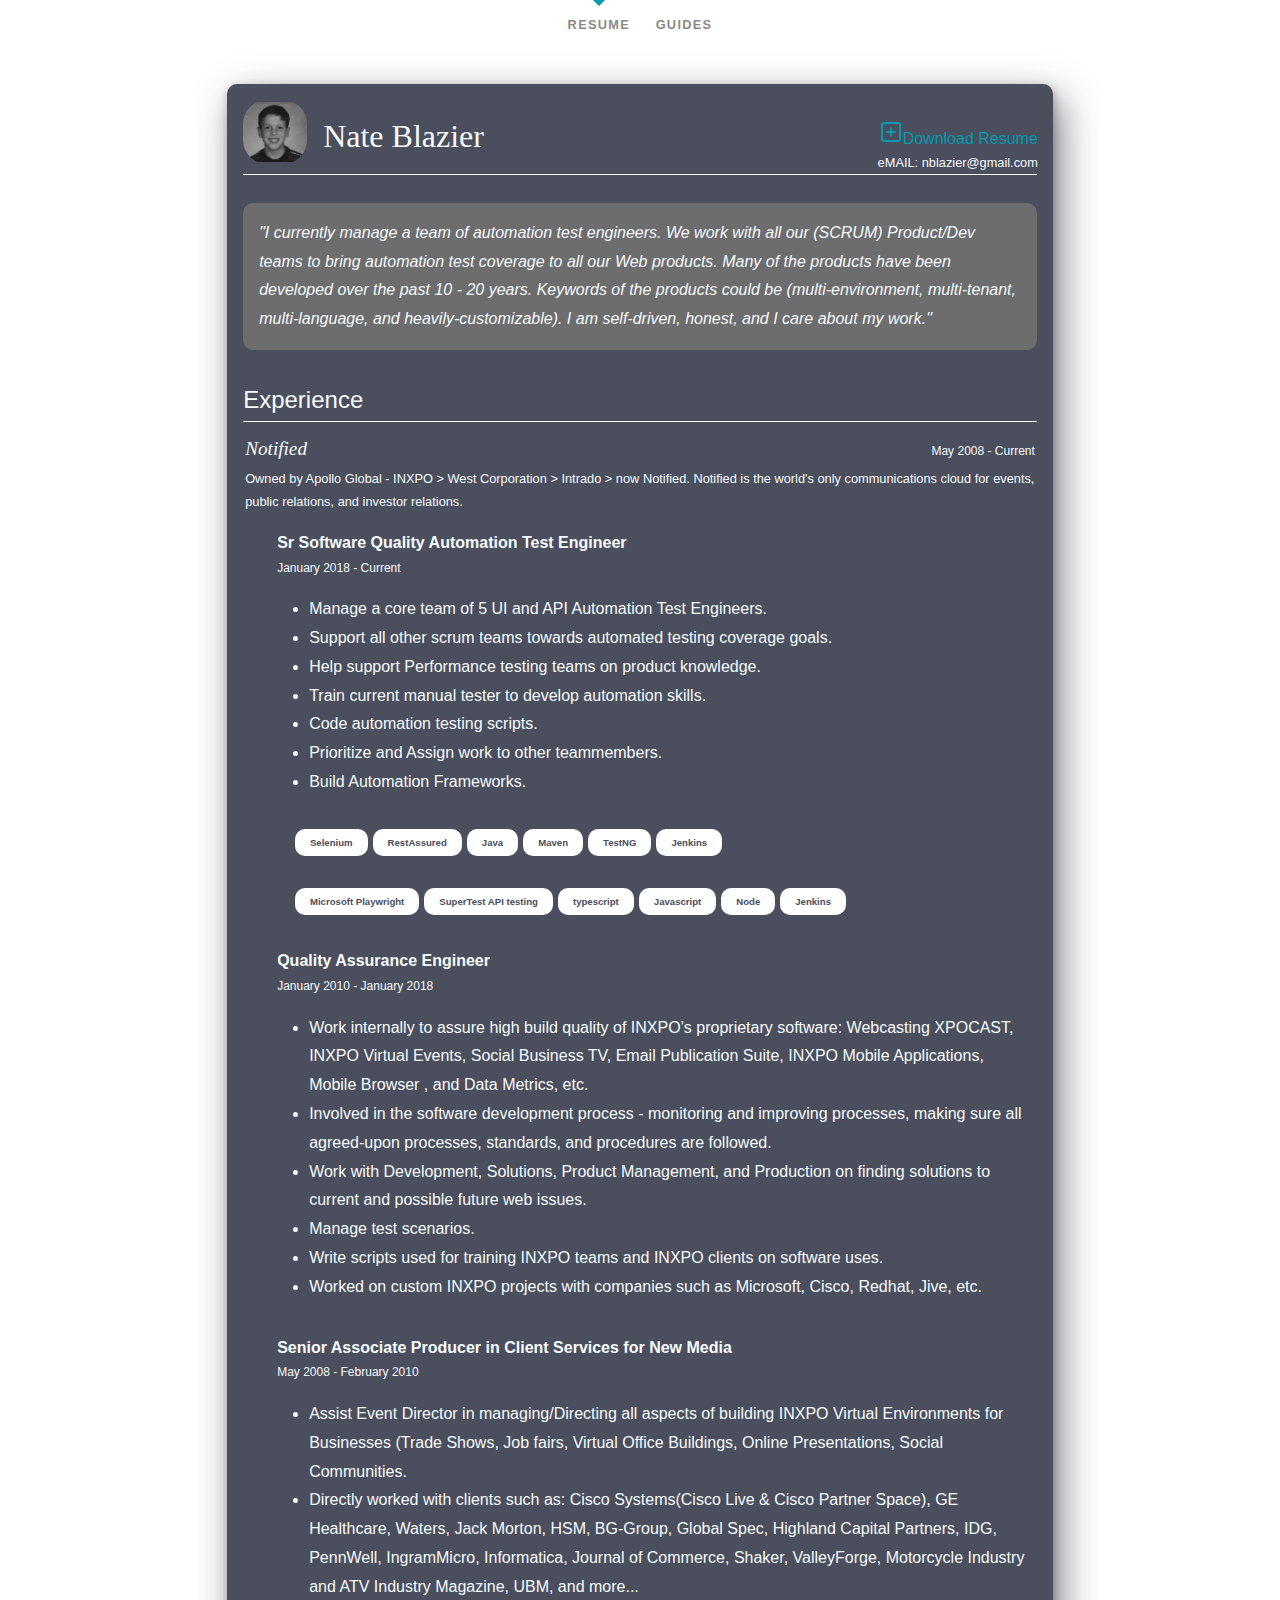
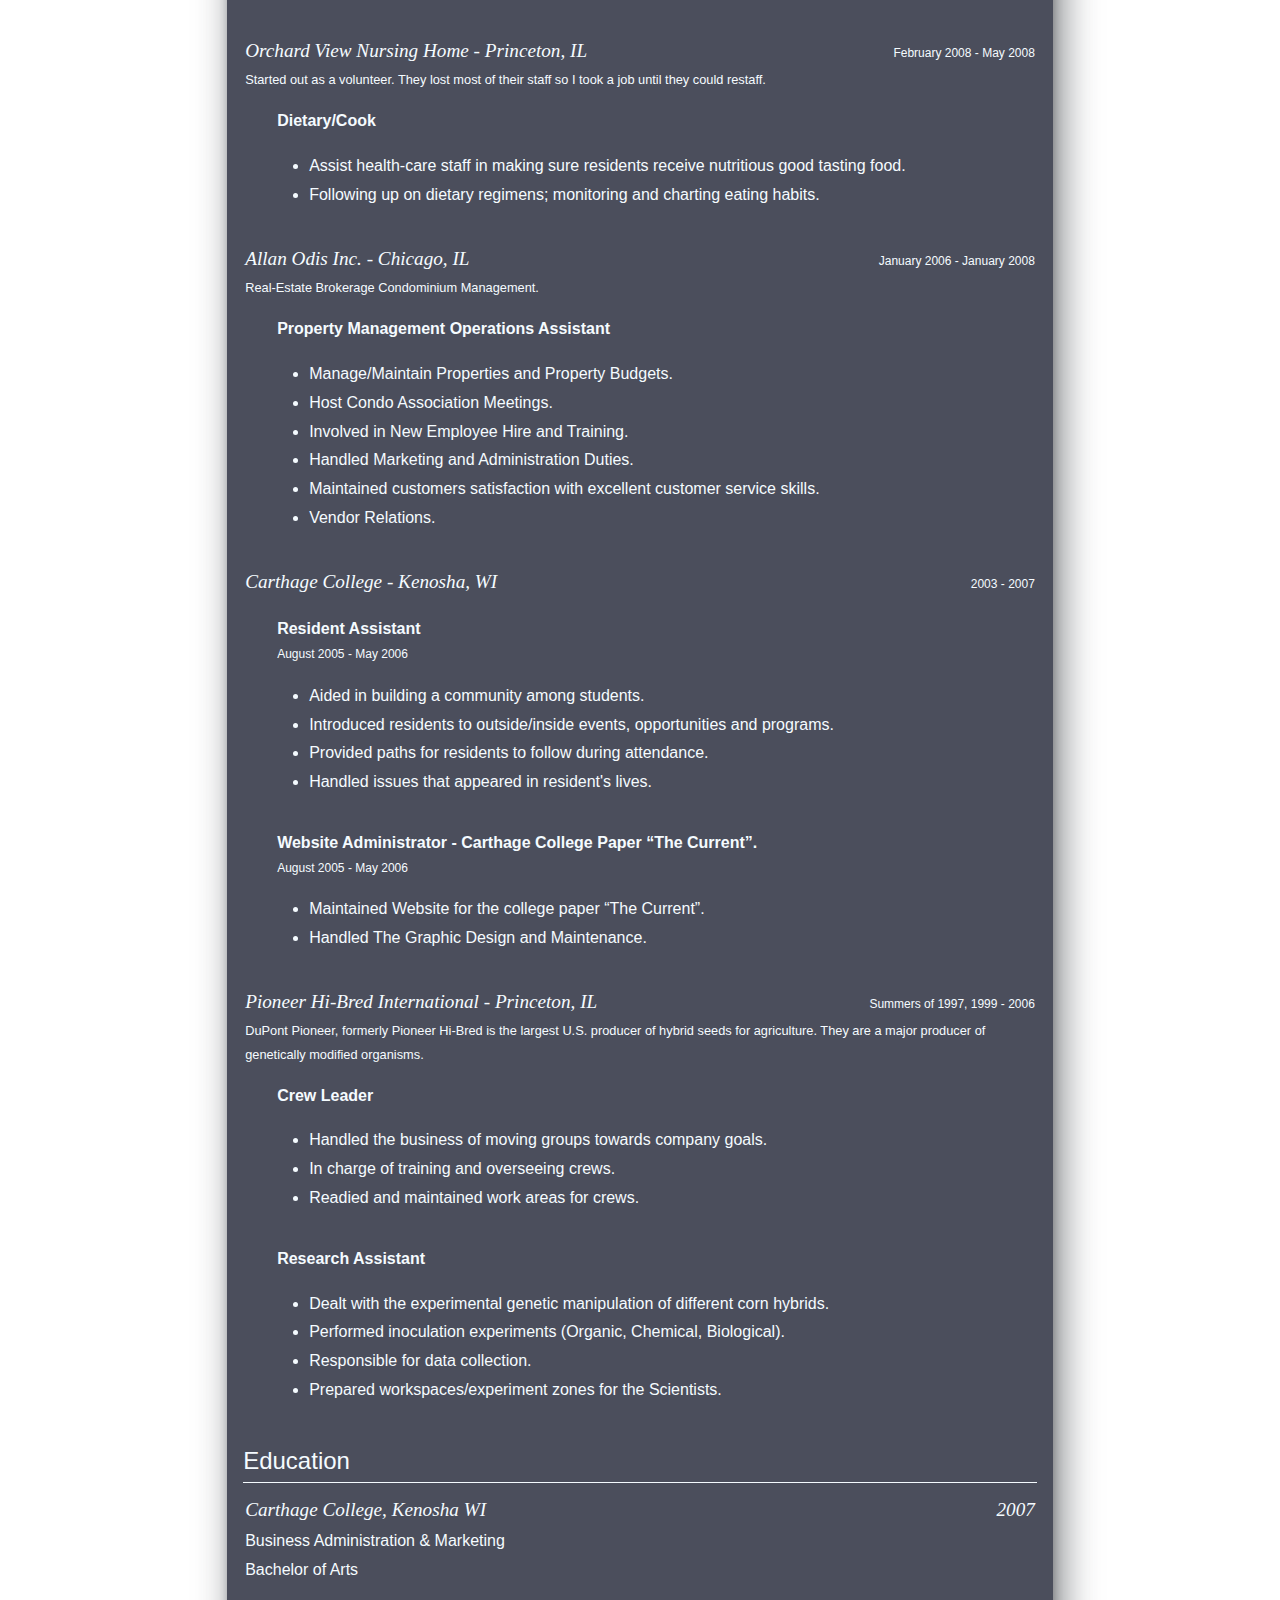
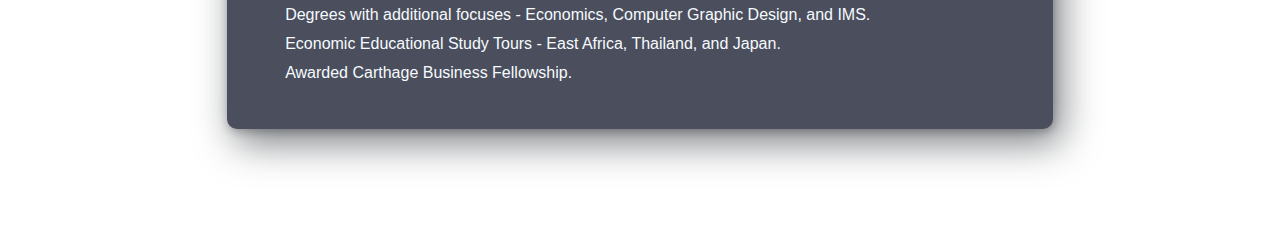
<file: index.html>
<!DOCTYPE html>
<html lang="en">
	<head>
		<meta charset="utf-8" />
		<meta name="description" content="" />
		<link rel="icon" href="./favicon.png" />
		<meta name="viewport" content="width=device-width, initial-scale=1" />
		<meta http-equiv="content-security-policy" content="">
	<link rel="stylesheet" href="/_app/assets/pages/__layout.svelte-78b5ee84.css">
	<link rel="stylesheet" href="/_app/assets/pages/index.svelte-b555ae4b.css">
	<link rel="modulepreload" href="/_app/start-44610e24.js">
	<link rel="modulepreload" href="/_app/chunks/vendor-628f8b8b.js">
	<link rel="modulepreload" href="/_app/pages/__layout.svelte-f7f5039a.js">
	<link rel="modulepreload" href="/_app/pages/index.svelte-0ab6500d.js">
	</head>
	<body>
		<div>


<header class="svelte-vwmkfv"><div class="corner svelte-vwmkfv"></div>

	<nav class="svelte-vwmkfv"><svg viewBox="0 0 2 3" aria-hidden="true" class="svelte-vwmkfv"><path d="M0,0 L1,2 C1.5,3 1.5,3 2,3 L2,0 Z" class="svelte-vwmkfv"></path></svg>
		<ul class="svelte-vwmkfv"><li class="svelte-vwmkfv active"><a sveltekit:prefetch href="/" class="svelte-vwmkfv">Resume</a></li>

			<li class="svelte-vwmkfv"><a sveltekit:prefetch href="/blog" class="svelte-vwmkfv">Guides</a></li>


			</ul>
		<svg viewBox="0 0 2 3" aria-hidden="true" class="svelte-vwmkfv"><path d="M0,0 L0,3 C0.5,3 0.5,3 1,2 L2,0 Z" class="svelte-vwmkfv"></path></svg></nav>

	<div class="corner svelte-vwmkfv"></div>
</header>

<main class="svelte-1izrdc8">

<div class="resumeContainer svelte-960xm6"><div class="resumeUserContainer svelte-1pwzovg"><a href="/"><img src="/_app/assets/YoungNate-4c0e0545.png" class="userImage svelte-1pwzovg" alt="Nate"></a>
  <div class="userName svelte-1pwzovg">Nate Blazier</div> 
  <div class="emailText svelte-1pwzovg">eMAIL: nblazier@gmail.com</div> 
  <div class="downloadableResume svelte-1pwzovg"><a href="https://drive.google.com/file/d/1os3lNY1M6hZ_FVvWwlMEVUDkVtEuCQcG/view?usp=sharing" target="_blank"><svg xmlns="http://www.w3.org/2000/svg" width="24" height="24" viewBox="0 0 24 24" fill="none" stroke="currentColor" stroke-width="2" stroke-linecap="round" stroke-linejoin="round"><rect x="3" y="3" width="18" height="18" rx="2" ry="2"></rect><line x1="8" y1="12" x2="16" y2="12"></line><line x1="12" y1="8" x2="12" y2="16"></line></svg>Download Resume</a></div> 
  
</div> 
  <section class="svelte-14xcgqg">&quot;I currently manage a team of automation test engineers. We work with all our (SCRUM) Product/Dev teams to bring automation test coverage to all our Web products. Many of the products have been developed over the past 10 - 20 years. Keywords of the products could be (multi-environment, multi-tenant, multi-language, and heavily-customizable). I am self-driven, honest, and I care about my work.&quot;
</section> 
 
  <section><div class="container svelte-n1gf94"><div class="header-wrapper svelte-n1gf94">Experience
      <span class="spacer svelte-n1gf94"></span></div>
    <div class="options-wrapper svelte-n1gf94">
      <div class="experience-list-container svelte-4621zo"><div class="experience svelte-4621zo"><div class="company svelte-4621zo" style="grid-area: company">Notified</div>
        <div class="company-dates svelte-4621zo" style="grid-area: company-dates">May 2008 - Current</div> 
          
        <div class="company-description svelte-4621zo" style="grid-area: company-description">Owned by Apollo Global - INXPO &gt; West Corporation &gt; Intrado &gt; now Notified. Notified is the world&#39;s only communications cloud for events, public relations, and investor relations.</div>  
        <div class="periods" style="grid-area: period"><div class="period svelte-4621zo"><div class="roll-title svelte-4621zo" style="grid-area: roll-title">Sr Software Quality Automation Test Engineer</div>
              <div class="roll-dates svelte-4621zo" style="grid-area: roll-dates">January 2018 - Current</div>
              
              <ul class="achievements svelte-4621zo" style="grid-area: achievements"><li>Manage a core team of 5 UI and API Automation Test Engineers.</li><li>Support all other scrum teams towards automated testing coverage goals.</li><li>Help support Performance testing teams on product knowledge.</li><li>Train current manual tester to develop automation skills.</li><li>Code automation testing scripts.</li><li>Prioritize and Assign work to other teammembers.</li><li>Build Automation Frameworks.</li></ul>

              

              <div class="toolSets" style="grid-area: toolSets"><div class="tools svelte-4621zo"><ul class="tools svelte-4621zo" style="grid-area: tool"><div class="tool svelte-4621zo">Selenium</div><div class="tool svelte-4621zo">RestAssured</div><div class="tool svelte-4621zo">Java</div><div class="tool svelte-4621zo">Maven</div><div class="tool svelte-4621zo">TestNG</div><div class="tool svelte-4621zo">Jenkins</div></ul> 
                  
                
                  </div><div class="tools svelte-4621zo"><ul class="tools svelte-4621zo" style="grid-area: tool"><div class="tool svelte-4621zo">Microsoft Playwright</div><div class="tool svelte-4621zo">SuperTest API testing</div><div class="tool svelte-4621zo">typescript</div><div class="tool svelte-4621zo">Javascript</div><div class="tool svelte-4621zo">Node</div><div class="tool svelte-4621zo">Jenkins</div></ul> 
                  
                
                  </div>
              
              </div> 


            </div><div class="period svelte-4621zo"><div class="roll-title svelte-4621zo" style="grid-area: roll-title">Quality Assurance Engineer</div>
              <div class="roll-dates svelte-4621zo" style="grid-area: roll-dates">January 2010 - January 2018</div>
              
              <ul class="achievements svelte-4621zo" style="grid-area: achievements"><li>Work internally to assure high build quality of INXPO’s proprietary software: Webcasting XPOCAST, INXPO Virtual Events, Social Business TV, Email Publication Suite, INXPO Mobile Applications, Mobile Browser , and Data Metrics, etc.</li><li>Involved in the software development process - monitoring and improving processes, making sure all agreed-upon processes, standards, and procedures are followed.</li><li>Work with Development, Solutions, Product Management, and Production on finding solutions to current and possible future web issues.</li><li>Manage test scenarios.</li><li>Write scripts used for training INXPO teams and INXPO clients on software uses.</li><li>Worked on custom INXPO projects with companies such as Microsoft, Cisco, Redhat, Jive, etc.</li></ul>

              

               


            </div><div class="period svelte-4621zo"><div class="roll-title svelte-4621zo" style="grid-area: roll-title">Senior Associate Producer in Client Services for New Media</div>
              <div class="roll-dates svelte-4621zo" style="grid-area: roll-dates">May 2008 - February 2010</div>
              
              <ul class="achievements svelte-4621zo" style="grid-area: achievements"><li>Assist Event Director in managing/Directing all aspects of building INXPO Virtual Environments for Businesses (Trade Shows, Job fairs, Virtual Office Buildings, Online Presentations, Social Communities.</li><li>Directly worked with clients such as: Cisco Systems(Cisco Live &amp; Cisco Partner Space), GE Healthcare, Waters, Jack Morton, HSM, BG-Group, Global Spec, Highland Capital Partners, IDG, PennWell, IngramMicro, Informatica, Journal of Commerce, Shaker, ValleyForge, Motorcycle Industry and ATV Industry Magazine, UBM, and more...</li></ul>

              

               


            </div></div>
      </div><div class="experience svelte-4621zo"><div class="company svelte-4621zo" style="grid-area: company">Orchard View Nursing Home - Princeton, IL</div>
        <div class="company-dates svelte-4621zo" style="grid-area: company-dates">February 2008 - May 2008</div> 
          
        <div class="company-description svelte-4621zo" style="grid-area: company-description">Started out as a volunteer. They lost most of their staff so I took a job until they could restaff.</div>  
        <div class="periods" style="grid-area: period"><div class="period svelte-4621zo"><div class="roll-title svelte-4621zo" style="grid-area: roll-title">Dietary/Cook</div>
              
              
              <ul class="achievements svelte-4621zo" style="grid-area: achievements"><li>Assist health-care staff in making sure residents receive nutritious good tasting food.</li><li>Following up on dietary regimens; monitoring and charting eating habits.</li></ul>

              

               


            </div></div>
      </div><div class="experience svelte-4621zo"><div class="company svelte-4621zo" style="grid-area: company">Allan Odis Inc. - Chicago, IL</div>
        <div class="company-dates svelte-4621zo" style="grid-area: company-dates">January 2006 - January 2008</div> 
          
        <div class="company-description svelte-4621zo" style="grid-area: company-description">Real-Estate Brokerage Condominium Management.</div>  
        <div class="periods" style="grid-area: period"><div class="period svelte-4621zo"><div class="roll-title svelte-4621zo" style="grid-area: roll-title">Property Management Operations Assistant</div>
              
              
              <ul class="achievements svelte-4621zo" style="grid-area: achievements"><li>Manage/Maintain Properties and Property Budgets.</li><li>Host Condo Association Meetings.</li><li>Involved in New Employee Hire and Training.</li><li>Handled Marketing and Administration Duties.</li><li>Maintained customers satisfaction with excellent customer service skills.</li><li>Vendor Relations.</li></ul>

              

               


            </div></div>
      </div><div class="experience svelte-4621zo"><div class="company svelte-4621zo" style="grid-area: company"> Carthage College - Kenosha, WI</div>
        <div class="company-dates svelte-4621zo" style="grid-area: company-dates">2003 - 2007</div> 
          
        <div class="company-description svelte-4621zo" style="grid-area: company-description"></div>  
        <div class="periods" style="grid-area: period"><div class="period svelte-4621zo"><div class="roll-title svelte-4621zo" style="grid-area: roll-title">Resident Assistant</div>
              <div class="roll-dates svelte-4621zo" style="grid-area: roll-dates">August 2005 - May 2006</div>
              
              <ul class="achievements svelte-4621zo" style="grid-area: achievements"><li>Aided in building a community among students.</li><li>Introduced residents to outside/inside events, opportunities and programs.</li><li>Provided paths for residents to follow during attendance.</li><li>Handled issues that appeared in resident&#39;s lives.</li></ul>

              

               


            </div><div class="period svelte-4621zo"><div class="roll-title svelte-4621zo" style="grid-area: roll-title">Website Administrator - Carthage College Paper “The Current”.</div>
              <div class="roll-dates svelte-4621zo" style="grid-area: roll-dates">August 2005 - May 2006</div>
              
              <ul class="achievements svelte-4621zo" style="grid-area: achievements"><li>Maintained Website for the college paper “The Current”.</li><li>Handled The Graphic Design and Maintenance.</li></ul>

              

               


            </div></div>
      </div><div class="experience svelte-4621zo"><div class="company svelte-4621zo" style="grid-area: company">Pioneer Hi-Bred International - Princeton, IL</div>
        <div class="company-dates svelte-4621zo" style="grid-area: company-dates">Summers of 1997, 1999 - 2006</div> 
          
        <div class="company-description svelte-4621zo" style="grid-area: company-description">DuPont Pioneer, formerly Pioneer Hi-Bred is the largest U.S. producer of hybrid seeds for agriculture. They are a major producer of genetically modified organisms.</div>  
        <div class="periods" style="grid-area: period"><div class="period svelte-4621zo"><div class="roll-title svelte-4621zo" style="grid-area: roll-title">Crew Leader</div>
              
              
              <ul class="achievements svelte-4621zo" style="grid-area: achievements"><li>Handled the business of moving groups towards company goals.</li><li>In charge of training and overseeing crews.</li><li>Readied and maintained work areas for crews.</li></ul>

              

               


            </div><div class="period svelte-4621zo"><div class="roll-title svelte-4621zo" style="grid-area: roll-title">Research Assistant</div>
              
              
              <ul class="achievements svelte-4621zo" style="grid-area: achievements"><li>Dealt with the experimental genetic manipulation of different corn hybrids.</li><li>Performed inoculation experiments (Organic, Chemical, Biological).</li><li>Responsible for data collection.</li><li>Prepared workspaces/experiment zones for the Scientists.</li></ul>

              

               


            </div></div>
      </div></div></div></div>
 
</section>
  <section><div class="container svelte-n1gf94"><div class="header-wrapper svelte-n1gf94">Education
      <span class="spacer svelte-n1gf94"></span></div>
    <div class="options-wrapper svelte-n1gf94">
      <div class="education-list-container svelte-d5s9wd"><div class="education svelte-d5s9wd"><div class="school svelte-d5s9wd" style="grid-area: school;">Carthage College, Kenosha WI</div>
        <div class="year svelte-d5s9wd" style="grid-area: year;">2007</div>
        <div class="study" style="grid-area: study;">Business Administration &amp; Marketing</div>
        <div class="degree" style="grid-area: degree;">Bachelor of Arts</div>
        <ul class="additionalInfo" style="grid-area: additionalInfo"><div>Degrees with additional focuses - Economics, Computer Graphic Design, and IMS.</div><div>Economic Educational Study Tours - East Africa, Thailand, and Japan.</div><div>Awarded Carthage Business Fellowship.</div></ul>
      </div></div></div></div>
 
</section>
</div></main>

<footer class="svelte-1izrdc8">
</footer>


		<script type="module" data-hydrate="1kpqwvu">
		import { start } from "/_app/start-44610e24.js";
		start({
			target: document.querySelector('[data-hydrate="1kpqwvu"]').parentNode,
			paths: {"base":"","assets":""},
			session: {},
			route: true,
			spa: false,
			trailing_slash: "never",
			hydrate: {
				status: 200,
				error: null,
				nodes: [
					import("/_app/pages/__layout.svelte-f7f5039a.js"),
						import("/_app/pages/index.svelte-0ab6500d.js")
				],
				url: new URL("http://sveltekit-prerender/"),
				params: {}
			}
		});
	</script></div>
	</body>
</html>
</file>
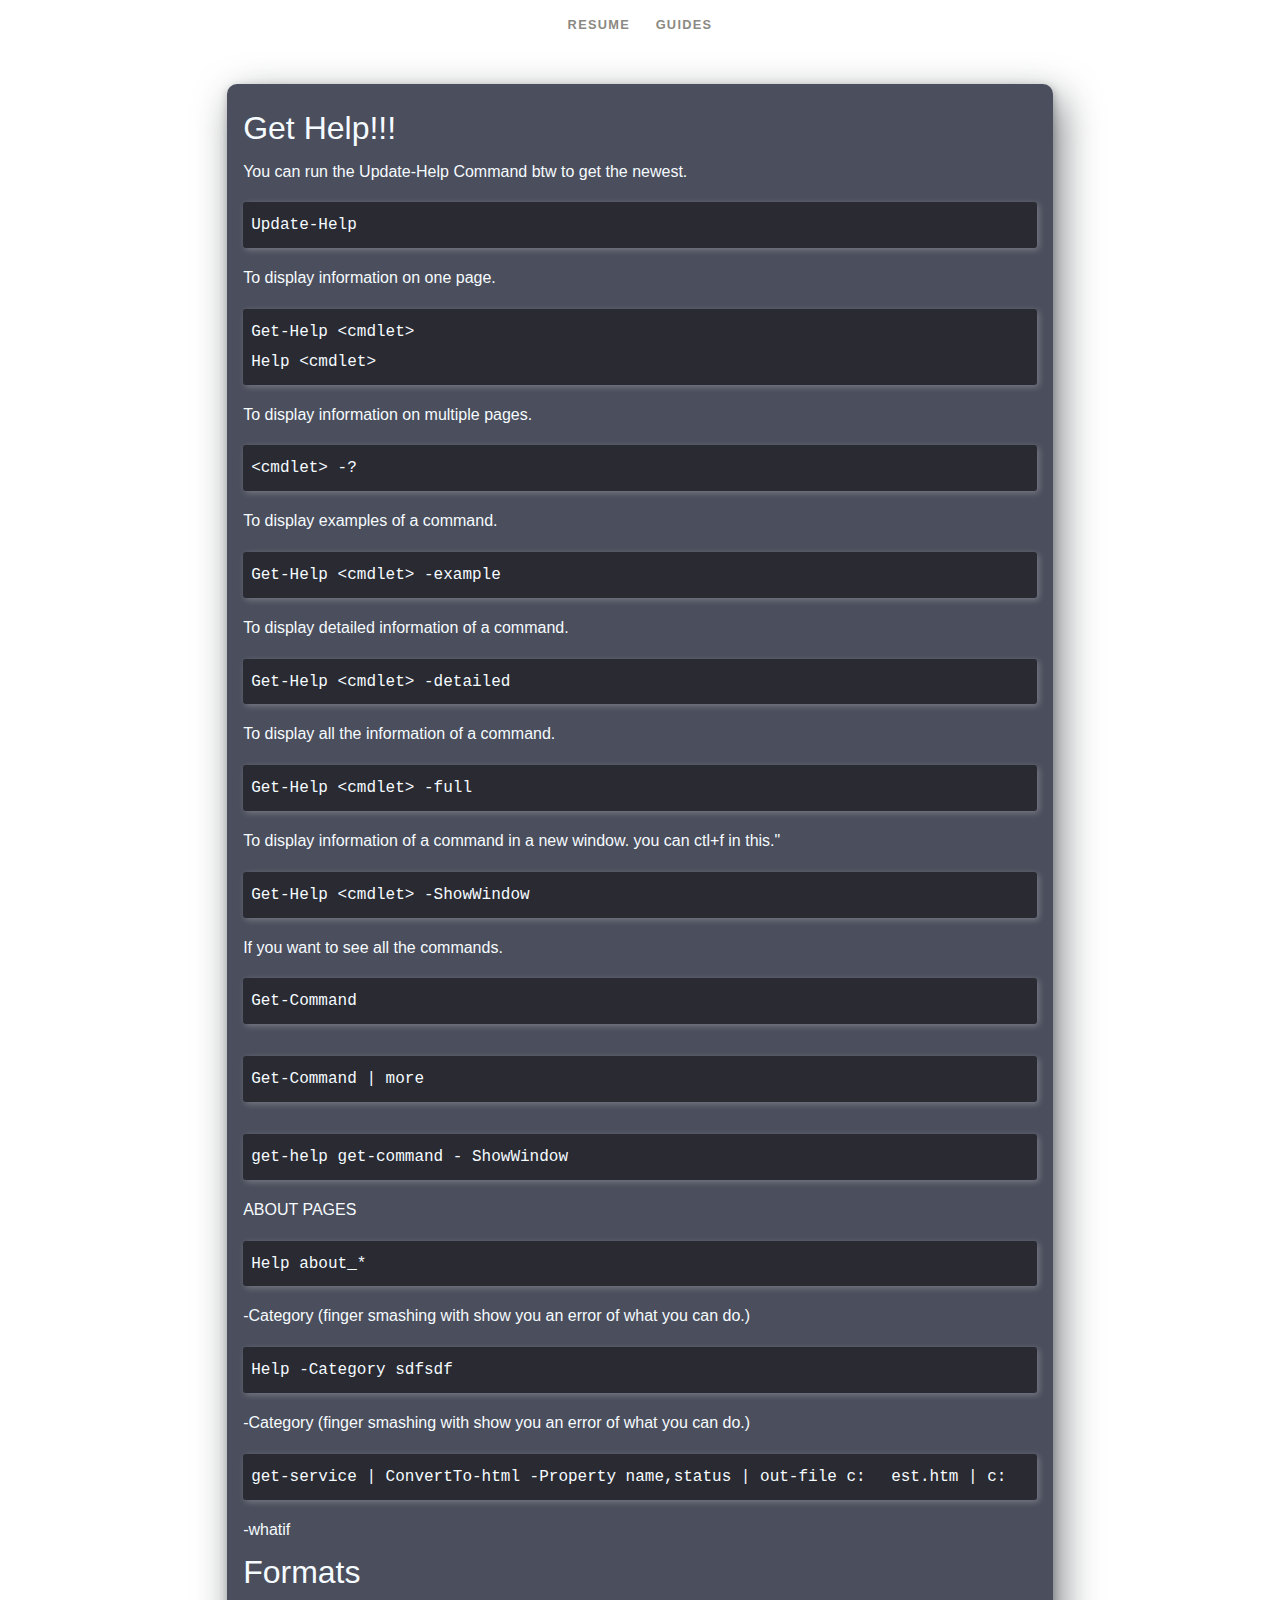
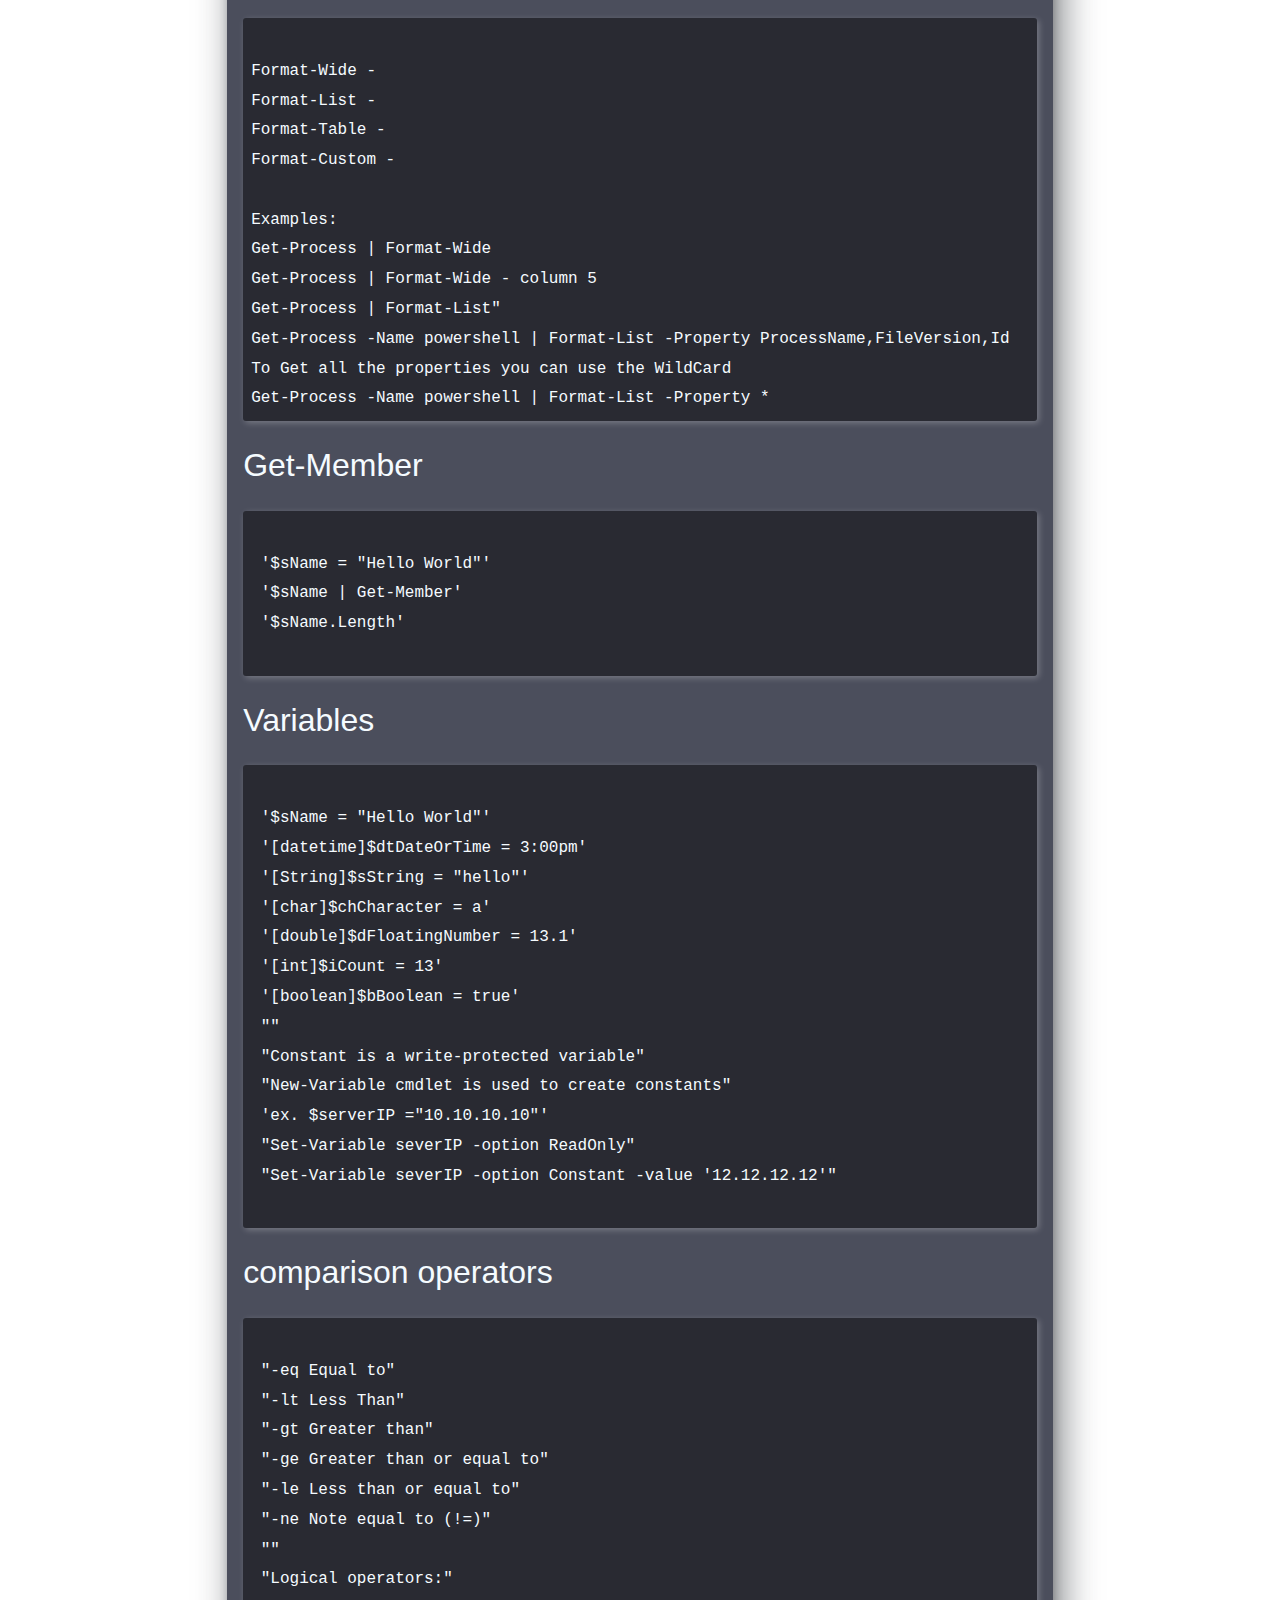
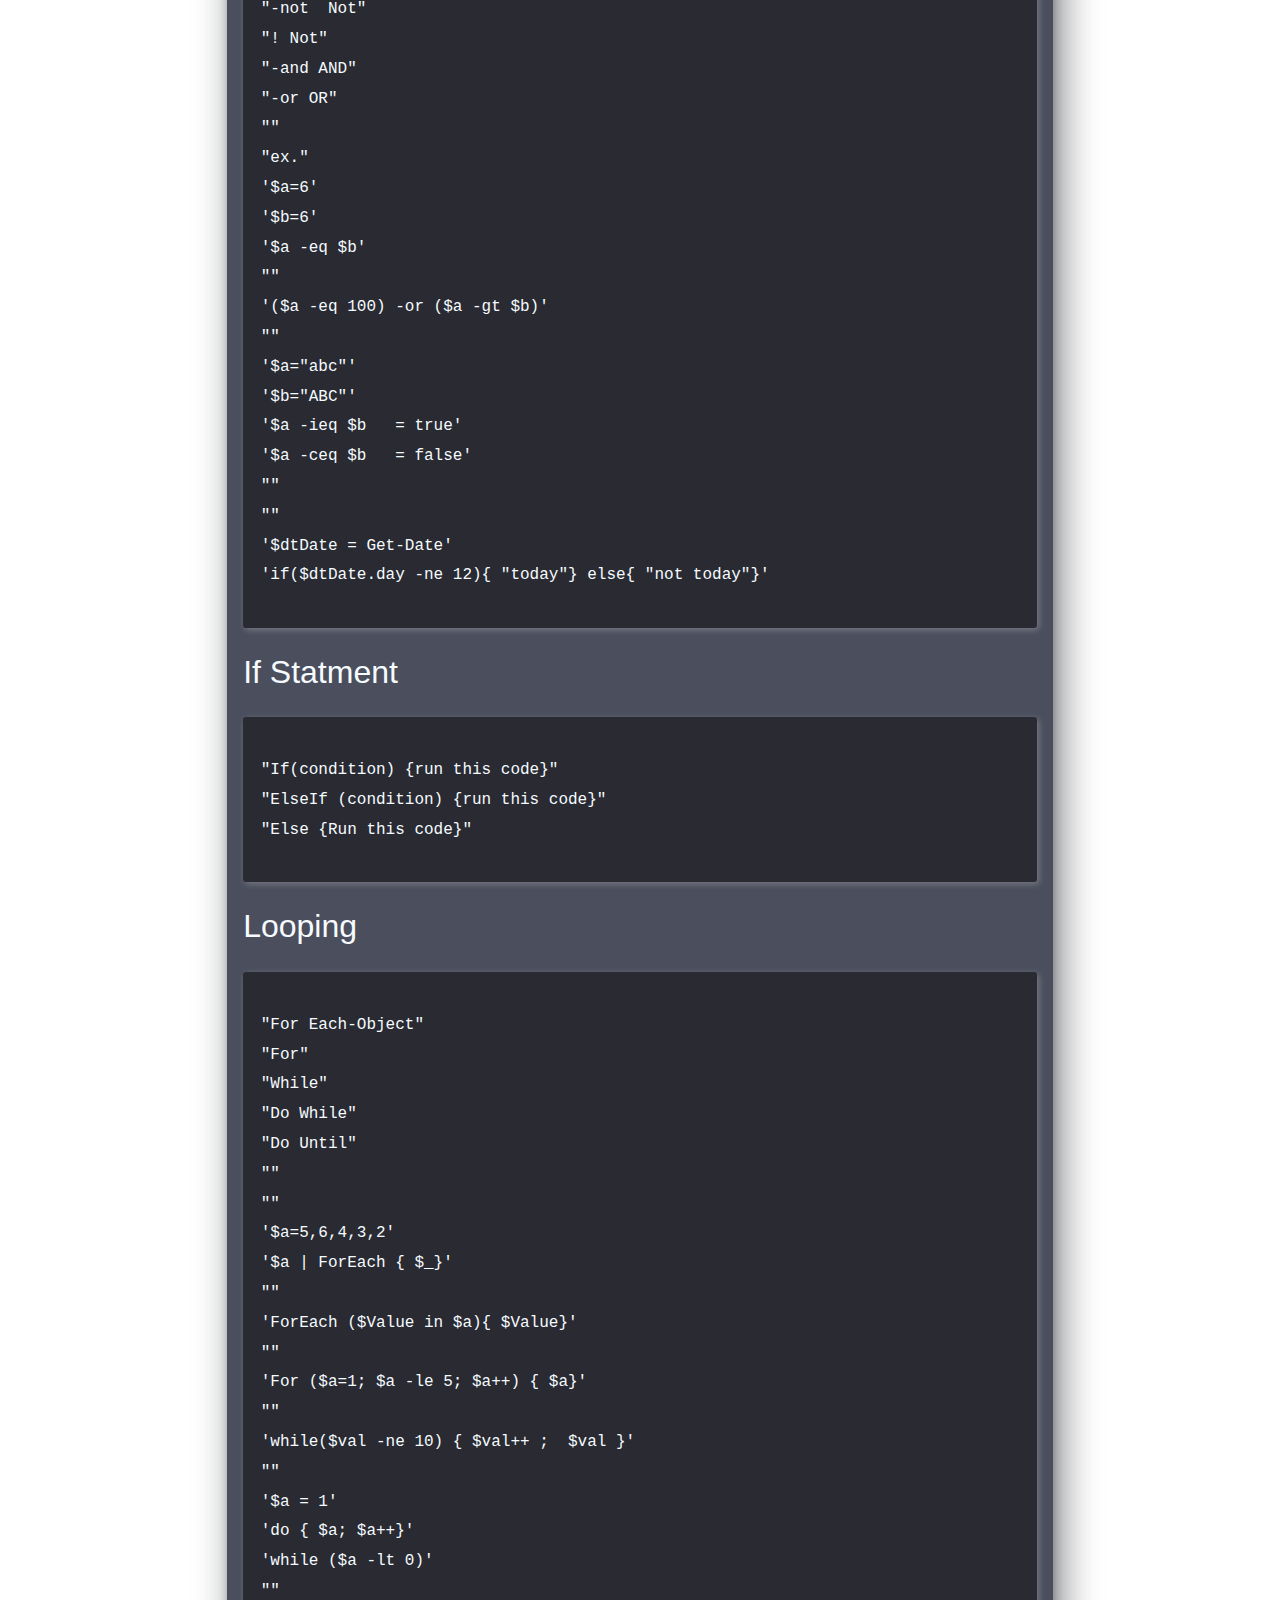
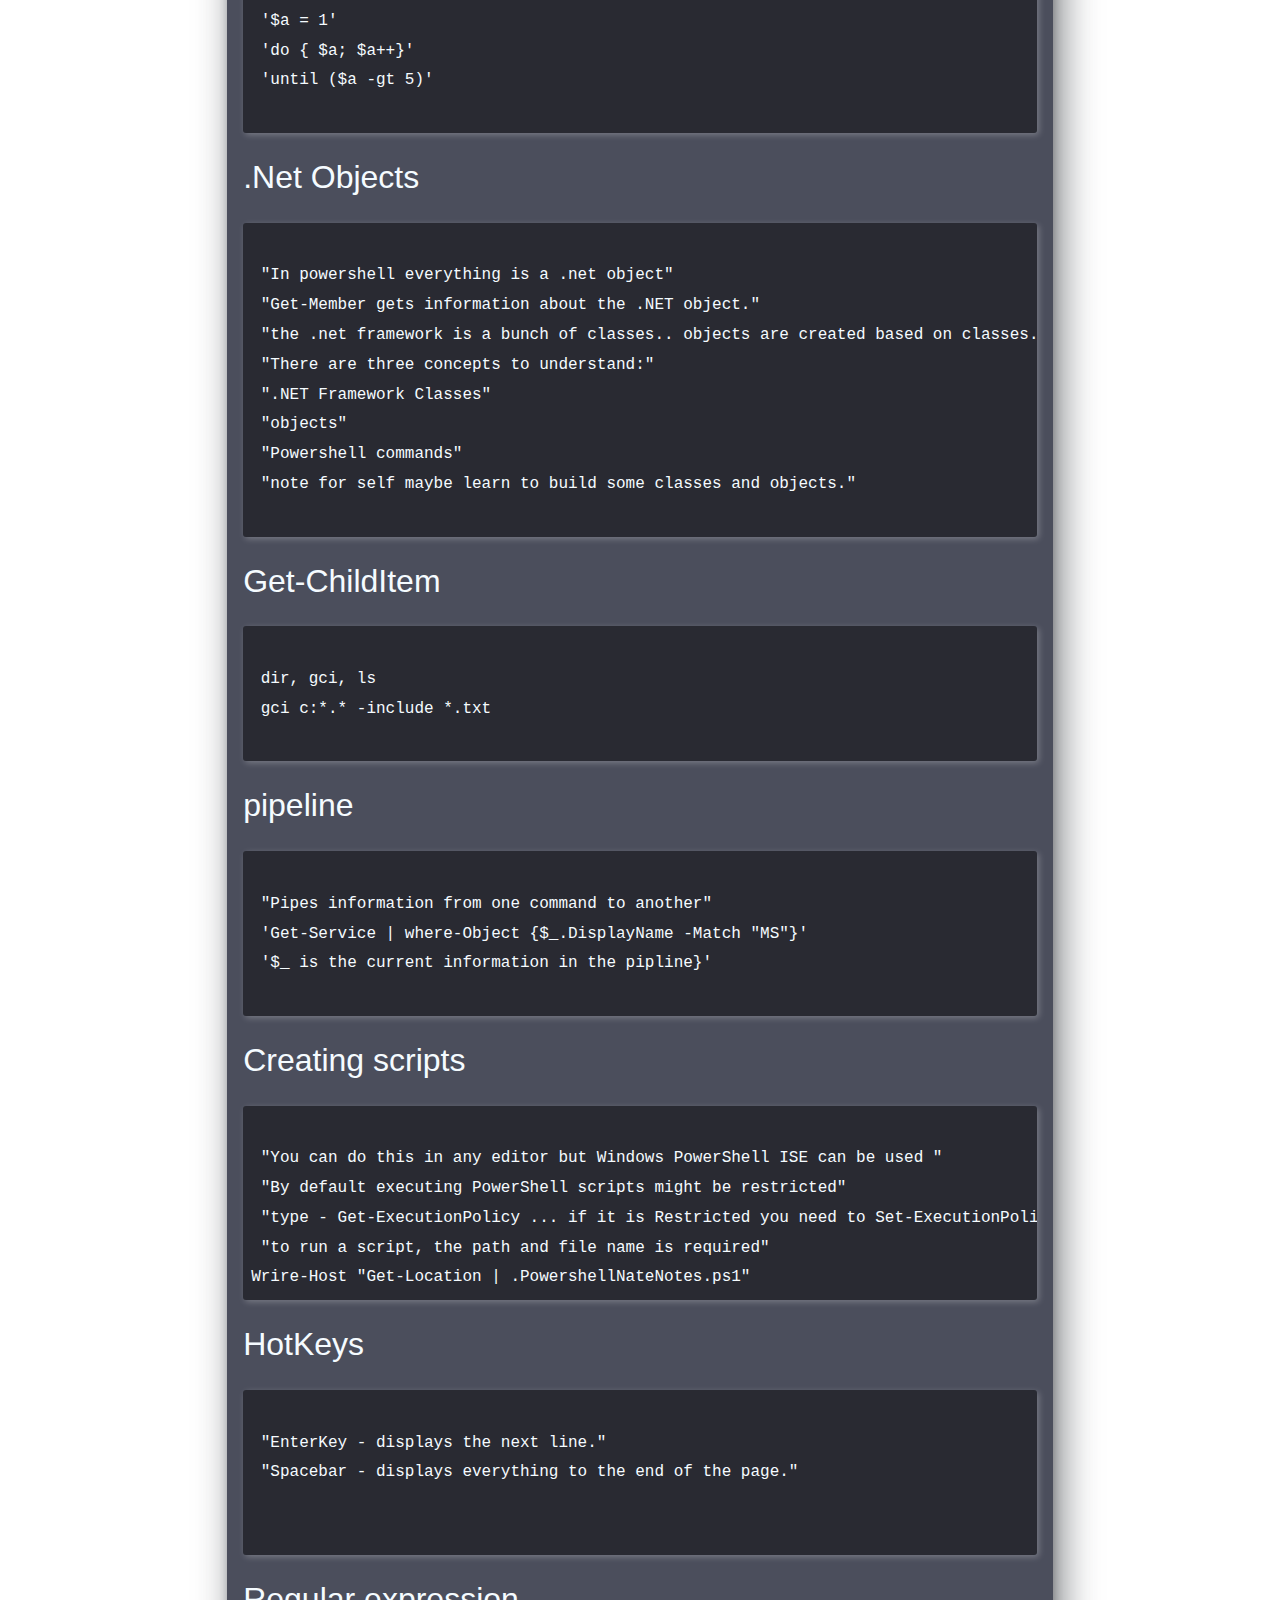
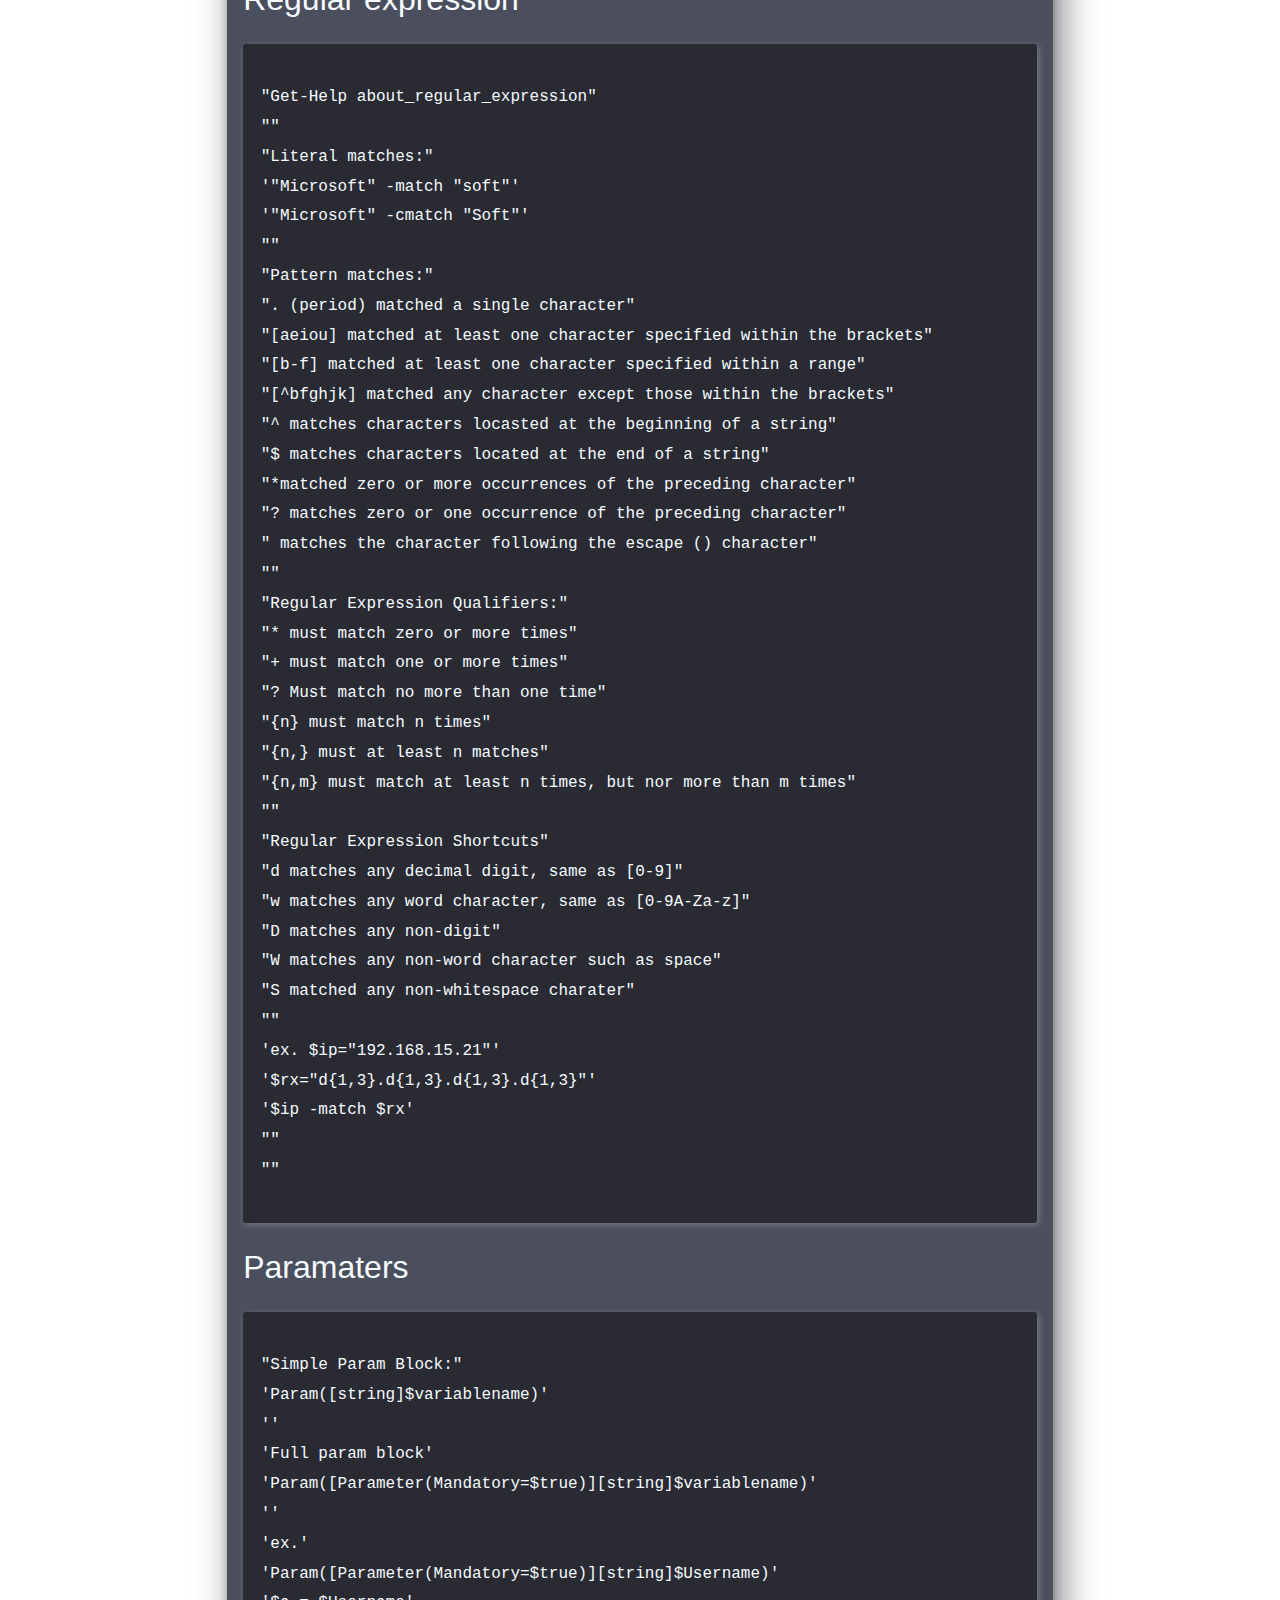
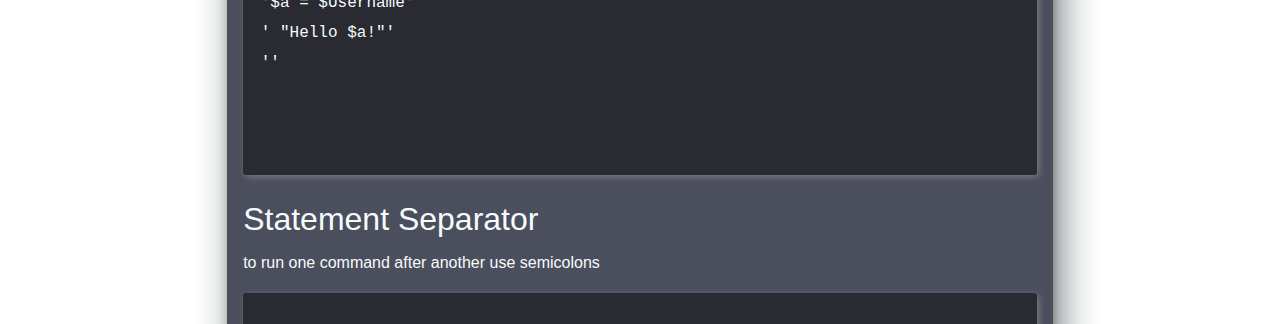
<file: blog/PowerShell/index.html>
<!DOCTYPE html>
<html lang="en">
	<head>
		<meta charset="utf-8" />
		<meta name="description" content="" />
		<link rel="icon" href="../favicon.png" />
		<meta name="viewport" content="width=device-width, initial-scale=1" />
		<meta http-equiv="content-security-policy" content=""><title>PowerShell</title>
	<link rel="stylesheet" href="/_app/assets/pages/__layout.svelte-78b5ee84.css">
	<link rel="stylesheet" href="/_app/assets/pages/blog/PowerShell.svelte-241a578e.css">
	</head>
	<body>
		<div>


<header class="svelte-vwmkfv"><div class="corner svelte-vwmkfv"></div>

	<nav class="svelte-vwmkfv"><svg viewBox="0 0 2 3" aria-hidden="true" class="svelte-vwmkfv"><path d="M0,0 L1,2 C1.5,3 1.5,3 2,3 L2,0 Z" class="svelte-vwmkfv"></path></svg>
		<ul class="svelte-vwmkfv"><li class="svelte-vwmkfv"><a sveltekit:prefetch href="/" class="svelte-vwmkfv">Resume</a></li>

			<li class="svelte-vwmkfv"><a sveltekit:prefetch href="/blog" class="svelte-vwmkfv">Guides</a></li>


			</ul>
		<svg viewBox="0 0 2 3" aria-hidden="true" class="svelte-vwmkfv"><path d="M0,0 L0,3 C0.5,3 0.5,3 1,2 L2,0 Z" class="svelte-vwmkfv"></path></svg></nav>

	<div class="corner svelte-vwmkfv"></div>
</header>

<main class="svelte-1izrdc8">
	






<div class="mainContainer svelte-scsuq8"><div class="sectionTitle svelte-scsuq8">Get Help!!!
</div>

You can run the Update-Help Command btw to get the newest.
<pre><code>Update-Help</code></pre>

To display information on one page.
<pre><code>Get-Help &lt;cmdlet&gt;
Help &lt;cmdlet&gt;</code></pre>

To display information on multiple pages.
<pre><code>&lt;cmdlet&gt; -?</code></pre>

To display examples of a command.
<pre><code>Get-Help &lt;cmdlet&gt; -example</code></pre>

To display detailed information of a command.
<pre><code>Get-Help &lt;cmdlet&gt; -detailed</code></pre>

To display all the information of a command.
<pre><code>Get-Help &lt;cmdlet&gt; -full</code></pre>


To display information of a command in a new window. you can ctl+f in this.&quot;
<pre><code>Get-Help &lt;cmdlet&gt; -ShowWindow</code></pre>


If you want to see all the commands.
<pre><code>Get-Command</code></pre>
<pre><code>Get-Command | more</code></pre>
<pre><code>get-help get-command - ShowWindow</code></pre>

ABOUT PAGES
<pre><code>Help about_*</code></pre>

-Category (finger smashing with show you an error of what you can do.)
<pre><code>Help -Category sdfsdf</code></pre>

-Category (finger smashing with show you an error of what you can do.)
<pre><code>get-service | ConvertTo-html -Property name,status | out-file c:	est.htm | c:	est.htm </code></pre>

-whatif



<div class="sectionTitle svelte-scsuq8">Formats</div>

<pre><code> 
Format-Wide -
Format-List -
Format-Table -
Format-Custom -

Examples:
Get-Process | Format-Wide
Get-Process | Format-Wide - column 5
Get-Process | Format-List&quot;
Get-Process -Name powershell | Format-List -Property ProcessName,FileVersion,Id
To Get all the properties you can use the WildCard
Get-Process -Name powershell | Format-List -Property *
</code></pre>

<div class="sectionTitle svelte-scsuq8">Get-Member</div>
<pre><code> 
 &#39;$sName = &quot;Hello World&quot;&#39;
 &#39;$sName | Get-Member&#39;
 &#39;$sName.Length&#39;
 </code></pre>


<div class="sectionTitle svelte-scsuq8">Variables</div>
<pre><code> 
 &#39;$sName = &quot;Hello World&quot;&#39;
 &#39;[datetime]$dtDateOrTime = 3:00pm&#39;
 &#39;[String]$sString = &quot;hello&quot;&#39;
 &#39;[char]$chCharacter = a&#39;
 &#39;[double]$dFloatingNumber = 13.1&#39;
 &#39;[int]$iCount = 13&#39;
 &#39;[boolean]$bBoolean = true&#39;
 &quot;&quot;
 &quot;Constant is a write-protected variable&quot;
 &quot;New-Variable cmdlet is used to create constants&quot;
 &#39;ex. $serverIP =&quot;10.10.10.10&quot;&#39;
 &quot;Set-Variable severIP -option ReadOnly&quot;
 &quot;Set-Variable severIP -option Constant -value &#39;12.12.12.12&#39;&quot;
 </code></pre>


<div class="sectionTitle svelte-scsuq8">comparison operators</div>
<pre><code> 
 &quot;-eq Equal to&quot;
 &quot;-lt Less Than&quot;
 &quot;-gt Greater than&quot;
 &quot;-ge Greater than or equal to&quot;
 &quot;-le Less than or equal to&quot;
 &quot;-ne Note equal to (!=)&quot;
 &quot;&quot;
 &quot;Logical operators:&quot;
 &quot;-not  Not&quot;
 &quot;! Not&quot;
 &quot;-and AND&quot;
 &quot;-or OR&quot;
 &quot;&quot;
 &quot;ex.&quot;
 &#39;$a=6&#39;
 &#39;$b=6&#39;
 &#39;$a -eq $b&#39;
 &quot;&quot;
 &#39;($a -eq 100) -or ($a -gt $b)&#39;
 &quot;&quot;
 &#39;$a=&quot;abc&quot;&#39;
 &#39;$b=&quot;ABC&quot;&#39;
 &#39;$a -ieq $b   = true&#39;
 &#39;$a -ceq $b   = false&#39;
 &quot;&quot;
 &quot;&quot;
 &#39;$dtDate = Get-Date&#39;
 &#39;if($dtDate.day -ne 12){ &quot;today&quot;} else{ &quot;not today&quot;}&#39;
 </code></pre>

<div class="sectionTitle svelte-scsuq8">If Statment</div>
<pre><code> 
 &quot;If(condition) {run this code}&quot;
 &quot;ElseIf (condition) {run this code}&quot;
 &quot;Else {Run this code}&quot;
 </code></pre>

<div class="sectionTitle svelte-scsuq8">Looping</div>
<pre><code> 
 &quot;For Each-Object&quot;
 &quot;For&quot;
 &quot;While&quot;
 &quot;Do While&quot;
 &quot;Do Until&quot;
 &quot;&quot;
 &quot;&quot;
 &#39;$a=5,6,4,3,2&#39;
 &#39;$a | ForEach { $_}&#39;
 &quot;&quot;
 &#39;ForEach ($Value in $a){ $Value}&#39;
 &quot;&quot;
 &#39;For ($a=1; $a -le 5; $a++) { $a}&#39;
 &quot;&quot;
 &#39;while($val -ne 10) { $val++ ;  $val }&#39;
 &quot;&quot;
 &#39;$a = 1&#39;
 &#39;do { $a; $a++}&#39;
 &#39;while ($a -lt 0)&#39;
 &quot;&quot;
 &#39;$a = 1&#39;
 &#39;do { $a; $a++}&#39;
 &#39;until ($a -gt 5)&#39;
 </code></pre>


<div class="sectionTitle svelte-scsuq8">.Net Objects</div>
<pre><code> 
 &quot;In powershell everything is a .net object&quot;
 &quot;Get-Member gets information about the .NET object.&quot;
 &quot;the .net framework is a bunch of classes.. objects are created based on classes.&quot;
 &quot;There are three concepts to understand:&quot;
 &quot;.NET Framework Classes&quot;
 &quot;objects&quot;
 &quot;Powershell commands&quot;
 &quot;note for self maybe learn to build some classes and objects.&quot;
 </code></pre>


 <div class="sectionTitle svelte-scsuq8">Get-ChildItem</div>
<pre><code> 
 dir, gci, ls
 gci c:*.* -include *.txt
 </code></pre>


<div class="sectionTitle svelte-scsuq8">pipeline</div>
<pre><code> 
 &quot;Pipes information from one command to another&quot;
 &#39;Get-Service | where-Object {$_.DisplayName -Match &quot;MS&quot;}&#39;
 &#39;$_ is the current information in the pipline}&#39;
 </code></pre>


<div class="sectionTitle svelte-scsuq8">Creating scripts</div>
<pre><code> 
 &quot;You can do this in any editor but Windows PowerShell ISE can be used &quot;
 &quot;By default executing PowerShell scripts might be restricted&quot;
 &quot;type - Get-ExecutionPolicy ... if it is Restricted you need to Set-ExecutionPolicy RemoteSigned&quot;
 &quot;to run a script, the path and file name is required&quot;
Wrire-Host &quot;Get-Location | .PowershellNateNotes.ps1&quot;
</code></pre>

<div class="sectionTitle svelte-scsuq8">HotKeys</div>
<pre><code> 
 &quot;EnterKey - displays the next line.&quot;
 &quot;Spacebar - displays everything to the end of the page.&quot;

 </code></pre>

<div class="sectionTitle svelte-scsuq8">Regular expression</div>
<pre><code> 
 &quot;Get-Help about_regular_expression&quot;
 &quot;&quot;
 &quot;Literal matches:&quot;
 &#39;&quot;Microsoft&quot; -match &quot;soft&quot;&#39;
 &#39;&quot;Microsoft&quot; -cmatch &quot;Soft&quot;&#39;
 &quot;&quot;
 &quot;Pattern matches:&quot;
 &quot;. (period) matched a single character&quot;
 &quot;[aeiou] matched at least one character specified within the brackets&quot;
 &quot;[b-f] matched at least one character specified within a range&quot;
 &quot;[^bfghjk] matched any character except those within the brackets&quot;
 &quot;^ matches characters locasted at the beginning of a string&quot;
 &quot;$ matches characters located at the end of a string&quot;
 &quot;*matched zero or more occurrences of the preceding character&quot;
 &quot;? matches zero or one occurrence of the preceding character&quot;
 &quot; matches the character following the escape () character&quot;
 &quot;&quot;
 &quot;Regular Expression Qualifiers:&quot;
 &quot;* must match zero or more times&quot;
 &quot;+ must match one or more times&quot;
 &quot;? Must match no more than one time&quot;
 &quot;{n} must match n times&quot;
 &quot;{n,} must at least n matches&quot;
 &quot;{n,m} must match at least n times, but nor more than m times&quot;
 &quot;&quot;
 &quot;Regular Expression Shortcuts&quot;
 &quot;d matches any decimal digit, same as [0-9]&quot;
 &quot;w matches any word character, same as [0-9A-Za-z]&quot;
 &quot;D matches any non-digit&quot;
 &quot;W matches any non-word character such as space&quot;
 &quot;S matched any non-whitespace charater&quot;
 &quot;&quot;
 &#39;ex. $ip=&quot;192.168.15.21&quot;&#39;
 &#39;$rx=&quot;d{1,3}.d{1,3}.d{1,3}.d{1,3}&quot;&#39;
 &#39;$ip -match $rx&#39;
 &quot;&quot;
 &quot;&quot;
 </code></pre>





 <div class="sectionTitle svelte-scsuq8">Paramaters</div>
<pre><code>
 &quot;Simple Param Block:&quot;
 &#39;Param([string]$variablename)&#39;
 &#39;&#39;
 &#39;Full param block&#39;
 &#39;Param([Parameter(Mandatory=$true)][string]$variablename)&#39;
 &#39;&#39;
 &#39;ex.&#39;
 &#39;Param([Parameter(Mandatory=$true)][string]$Username)&#39;
 &#39;$a = $Username&#39;
 &#39; &quot;Hello $a!&quot;&#39;
 &#39;&#39;


 </code></pre>



<div class="sectionTitle svelte-scsuq8">Statement Separator</div>
to run one command after another use semicolons
<pre><code> 
 cls ; get-help about_Eventlogs
</code></pre>





<div></div>






	


</div></main>

<footer class="svelte-1izrdc8">
</footer>

</div>
	</body>
</html>
</file>
<file: _app/assets/pages/__layout.svelte-78b5ee84.css>
header.svelte-vwmkfv.svelte-vwmkfv{display:flex;justify-content:space-between}.corner.svelte-vwmkfv.svelte-vwmkfv{width:9em;height:3em}nav.svelte-vwmkfv.svelte-vwmkfv{display:flex;justify-content:center;--background:rgba(255, 255, 255, .7)}svg.svelte-vwmkfv.svelte-vwmkfv{width:2em;height:3em;display:block}path.svelte-vwmkfv.svelte-vwmkfv{fill:var(--background)}ul.svelte-vwmkfv.svelte-vwmkfv{position:relative;padding:0;margin:0;height:3em;display:flex;justify-content:center;align-items:center;list-style:none;background:var(--background);background-size:contain}li.svelte-vwmkfv.svelte-vwmkfv{position:relative;height:100%}li.active.svelte-vwmkfv.svelte-vwmkfv:before{--size:6px;content:"";width:0;height:0;position:absolute;top:0;left:calc(50% - var(--size));border:var(--size) solid transparent;border-top:var(--size) solid var(--accent-color)}nav.svelte-vwmkfv a.svelte-vwmkfv{display:flex;height:100%;align-items:center;padding:0 1em;color:var(--heading-color);font-weight:700;font-size:.8rem;text-transform:uppercase;letter-spacing:.1em;text-decoration:none;transition:color .2s linear}a.svelte-vwmkfv.svelte-vwmkfv:hover{color:var(--accent-color)}@font-face{font-family:Fira Mono;font-style:normal;font-display:swap;font-weight:400;src:url(/_app/assets/fira-mono-cyrillic-ext-400-normal-3df7909e.woff2) format("woff2"),url(/_app/assets/fira-mono-all-400-normal-1e3b098c.woff) format("woff");unicode-range:U+0460-052F,U+1C80-1C88,U+20B4,U+2DE0-2DFF,U+A640-A69F,U+FE2E-FE2F}@font-face{font-family:Fira Mono;font-style:normal;font-display:swap;font-weight:400;src:url(/_app/assets/fira-mono-cyrillic-400-normal-c7d433fd.woff2) format("woff2"),url(/_app/assets/fira-mono-all-400-normal-1e3b098c.woff) format("woff");unicode-range:U+0400-045F,U+0490-0491,U+04B0-04B1,U+2116}@font-face{font-family:Fira Mono;font-style:normal;font-display:swap;font-weight:400;src:url(/_app/assets/fira-mono-greek-ext-400-normal-9e2fe623.woff2) format("woff2"),url(/_app/assets/fira-mono-all-400-normal-1e3b098c.woff) format("woff");unicode-range:U+1F00-1FFF}@font-face{font-family:Fira Mono;font-style:normal;font-display:swap;font-weight:400;src:url(/_app/assets/fira-mono-greek-400-normal-a8be01ce.woff2) format("woff2"),url(/_app/assets/fira-mono-all-400-normal-1e3b098c.woff) format("woff");unicode-range:U+0370-03FF}@font-face{font-family:Fira Mono;font-style:normal;font-display:swap;font-weight:400;src:url(/_app/assets/fira-mono-latin-ext-400-normal-6bfabd30.woff2) format("woff2"),url(/_app/assets/fira-mono-all-400-normal-1e3b098c.woff) format("woff");unicode-range:U+0100-024F,U+0259,U+1E00-1EFF,U+2020,U+20A0-20AB,U+20AD-20CF,U+2113,U+2C60-2C7F,U+A720-A7FF}@font-face{font-family:Fira Mono;font-style:normal;font-display:swap;font-weight:400;src:url(/_app/assets/fira-mono-latin-400-normal-e43b3538.woff2) format("woff2"),url(/_app/assets/fira-mono-all-400-normal-1e3b098c.woff) format("woff");unicode-range:U+0000-00FF,U+0131,U+0152-0153,U+02BB-02BC,U+02C6,U+02DA,U+02DC,U+2000-206F,U+2074,U+20AC,U+2122,U+2191,U+2193,U+2212,U+2215,U+FEFF,U+FFFD}:root{font-family:Arial,-apple-system,BlinkMacSystemFont,Segoe UI,Roboto,Oxygen,Ubuntu,Cantarell,Open Sans,Helvetica Neue,sans-serif;--font-mono: "Fira Mono", monospace;--pure-white: #ffffff;--primary-color: #ffffff;--secondary-color: #4b4e5c;--tertiary-color: #ffffff;--accent-color: #0599b0;--heading-color: #8b8983;--text-color: #f5fbff;--background-without-opacity: rgba(255, 255, 255, .7);--column-width: 42rem;--column-margin-top: 4rem;--font-family-header: "PT Serif", serif}body{min-height:100vh;margin:0;background-color:var(--primary-color);background:linear-gradient(180deg,var(--primary-color) 0%,var(--tertiary-color) 41.35%)}body:before{content:"";width:80vw;height:100vh;position:absolute;top:0;left:10vw;z-index:-1;background:radial-gradient(50% 50% at 50% 50%,var(--pure-white) 0%,rgba(255,255,255,0) 100%);opacity:.05}#svelte{min-height:100vh;display:flex;flex-direction:column}h1,h2,p,.job{font-weight:400;color:var(--heading-color)}p{line-height:1.5}a{color:var(--accent-color);text-decoration:none}a:hover{text-decoration:underline}h1{font-size:3rem;text-align:center}h2{font-size:1rem}pre{font-size:16px;font-family:var(--font-mono);background-color:#00000073;border-radius:3px;box-shadow:2px 2px 6px #ffffff40;padding:.5em;overflow-x:auto;color:var(--text-color)}input,button{font-size:inherit;font-family:inherit}button:focus:not(:focus-visible){outline:none}@media (min-width: 720px){h1{font-size:2.4rem}}main.svelte-1izrdc8{flex:1;display:flex;flex-direction:column;padding:1rem;width:100%;max-width:1024px;margin:0 auto;box-sizing:border-box}footer.svelte-1izrdc8{display:flex;flex-direction:column;justify-content:center;align-items:center;padding:40px}@media (min-width: 480px){footer.svelte-1izrdc8{padding:40px 0}}
</file>
<file: _app/assets/pages/index.svelte-b555ae4b.css>
.spacer.svelte-n1gf94{flex:1 1 0px}.header-wrapper.svelte-n1gf94{display:flex;flex-flow:row wrap;align-items:baseline;border-bottom:1px solid;margin-bottom:8px;padding-top:8px;font-size:1.5rem}.options-wrapper.svelte-n1gf94{justify-content:flex-start;padding:2px;margin-bottom:8px}@media screen and (--tablet-and-larger){.header-wrapper.svelte-n1gf94{margin-bottom:0;border-bottom:none;margin-right:auto}.options-wrapper.svelte-n1gf94{padding-bottom:0}.container.svelte-n1gf94{display:flex;border-bottom:1px solid;align-items:baseline;margin-bottom:8px}}.school.svelte-d5s9wd{font-family:var(--font-family-header);font-size:1.2rem;font-style:italic}.education.svelte-d5s9wd{display:grid;grid-template-columns:auto 1fr min-content;grid-template-areas:"school school year" "study study study" "degree degree degree" "additionalInfo additionalInfo additionalInfo";align-items:baseline}.education-list-container.svelte-d5s9wd{display:flex;flex-flow:column nowrap;gap:1rem}.year.svelte-d5s9wd{font-family:var(--font-family-header);font-size:1.2rem;font-style:italic}.tools.svelte-4621zo{display:flex;align-items:center;gap:5px;flex-wrap:wrap}.tool.svelte-4621zo{background:var(--primary-color);color:var(--secondary-color);display:flex;align-items:center;justify-content:center;gap:5px;padding:5px 15px;border-radius:10px;font-weight:550;font-size:.6rem;width:fit-content;white-space:nowrap}.achievements.svelte-4621zo{padding-left:2rem}.experience-list-container.svelte-4621zo{display:flex;flex-flow:column nowrap;gap:1rem}.experience.svelte-4621zo{display:grid;grid-template-columns:auto 1fr max-content;grid-template-areas:"company company company-dates" "company-description company-description company-description" "period period period";align-items:baseline}.period.svelte-4621zo{padding-top:1rem;padding-left:2rem;padding-bottom:0rem;display:grid;grid-template-columns:auto 1fr max-content;grid-template-areas:"roll-title roll-title roll-title" "roll-dates roll-dates roll-dates" "achievements achievements achievements" "toolSets toolSets toolSets"}ul.svelte-4621zo{padding-left:2ch}.company.svelte-4621zo{font-family:var(--font-family-header);font-size:1.2rem;font-style:italic}.company-description.svelte-4621zo{font-size:.8rem}.company-dates.svelte-4621zo,.roll-dates.svelte-4621zo{font-size:12px}.roll-title.svelte-4621zo{font-weight:700}section.svelte-14xcgqg{background-color:#6d6d6d;margin:20px auto;padding:1rem;line-height:1.8;border-radius:10px;font-style:italic;content:open-quote;content:close-quote}.resumeUserContainer.svelte-1pwzovg.svelte-1pwzovg{display:flex;border-bottom:1px solid;align-items:center;margin-bottom:8px;flex-flow:row wrap}.resumeUserContainer.svelte-1pwzovg .userName.svelte-1pwzovg{padding-left:16px;font-family:var(--font-family-header);font-size:2rem}.emailText.svelte-1pwzovg.svelte-1pwzovg{font-size:.8rem;position:absolute;right:0%;top:1%;padding-right:15px;padding-TOP:35px}.downloadableResume.svelte-1pwzovg.svelte-1pwzovg{position:absolute;right:0;padding-right:15px;padding-TOP:-10%}.userImage.svelte-1pwzovg.svelte-1pwzovg{width:4em;height:4em;object-fit:contain;border-radius:24px;filter:grayscale(100%);transition:1s;flex:1}.resumeContainer.svelte-960xm6{background-color:var(--secondary-color);box-shadow:#272c3199 8px 14px 38px,#272c314d 1px 3px 8px;color:var(--text-color);font-family:Lato,sans-serif;font-size:16px;max-width:210mm;margin:20px auto;padding:1rem;border-radius:10px;display:grid;position:relative;line-height:1.8}
</file>
<file: _app/assets/pages/blog/PowerShell.svelte-241a578e.css>
.mainContainer.svelte-scsuq8{background-color:var(--secondary-color);box-shadow:#272c3199 8px 14px 38px,#272c314d 1px 3px 8px;color:var(--text-color);font-family:Lato,sans-serif;font-size:16px;max-width:210mm;margin:20px auto;padding:1rem;border-radius:10px;display:grid;position:relative;line-height:1.8}.sectionTitle.svelte-scsuq8{font-size:xx-large}
</file>
